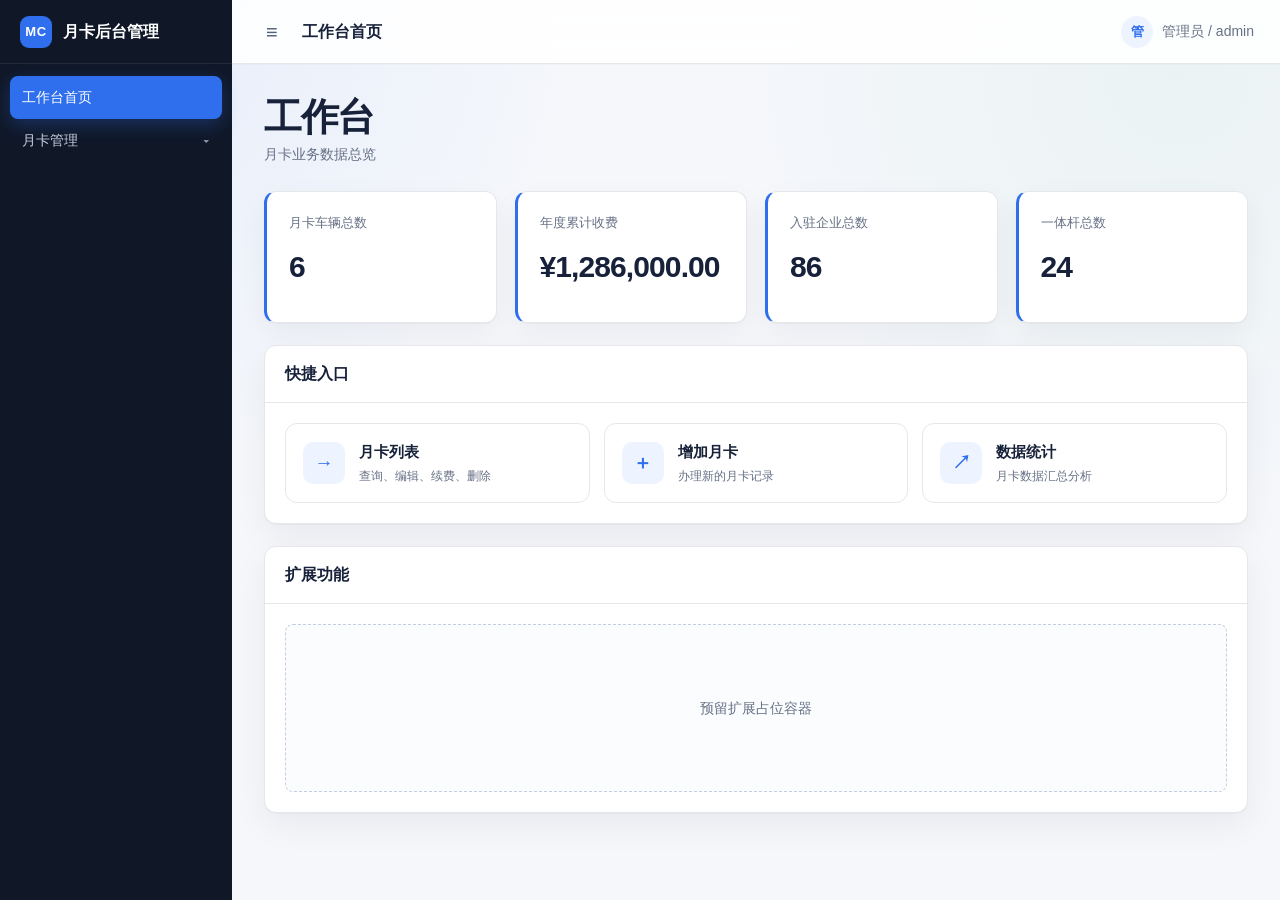
<file: html/index.html>
<!-- 工作台首页：展示统计卡片、快捷入口和扩展功能占位。 -->
<!DOCTYPE html>
<html lang="zh-CN">
<head>
  <meta charset="UTF-8">
  <meta name="viewport" content="width=device-width, initial-scale=1.0">
  <title>工作台首页 - 月卡后台管理系统</title>
  <link rel="icon" href="data:,">
  <link rel="stylesheet" href="../css/style.css">
</head>
<body>
  <!-- 整体后台布局：左侧导航 + 右侧主内容 -->
  <div class="app">
    <!-- 左侧公共导航栏 -->
    <aside class="sidebar">
      <div class="brand">
        <span class="brand-mark">MC</span>
        <span class="brand-text">月卡后台管理</span>
      </div>
      <nav class="menu">
        <a class="menu-link" data-page="index.html" href="index.html">
          <span class="menu-label">工作台首页</span>
        </a>
        <button class="menu-parent" type="button">
          <span class="menu-label">月卡管理</span>
          <span class="arrow">▾</span>
        </button>
        <div class="submenu">
          <a data-page="monthCard.html" href="monthCard.html">月卡列表</a>
          <a data-page="addMonthCard.html" href="addMonthCard.html">增加月卡</a>
        </div>
      </nav>
    </aside>

    <!-- 右侧主内容区 -->
    <div class="main">
      <!-- 顶部公共头部 -->
      <header class="topbar">
        <button class="icon-btn" id="sidebarToggle" type="button" title="折叠/展开菜单">≡</button>
        <div class="topbar-title">工作台首页</div>
        <div class="topbar-right">
          <span class="user-avatar">管</span>
          <span>管理员 / admin</span>
        </div>
      </header>

      <main class="content">
        <!-- 页面标题 -->
        <div class="page-head">
          <div>
            <h1>工作台</h1>
            <p>月卡业务数据总览</p>
          </div>
        </div>

        <!-- 四张统计卡片 -->
        <section class="stat-grid">
          <!-- 月卡车辆总数，由 JS 动态计算 -->
          <div class="stat-card stat-blue">
            <div class="stat-label">月卡车辆总数</div>
            <div class="stat-value" id="statVehicle">0</div>
          </div>
          <!-- 年度累计收费，使用模拟固定值 -->
          <div class="stat-card stat-green">
            <div class="stat-label">年度累计收费</div>
            <div class="stat-value" id="statIncome">¥0.00</div>
          </div>
          <!-- 入驻企业总数 -->
          <div class="stat-card stat-orange">
            <div class="stat-label">入驻企业总数</div>
            <div class="stat-value" id="statCompany">0</div>
          </div>
          <!-- 一体杆总数 -->
          <div class="stat-card stat-purple">
            <div class="stat-label">一体杆总数</div>
            <div class="stat-value" id="statBarrier">0</div>
          </div>
        </section>

        <!-- 快捷入口 -->
        <section class="card">
          <div class="card-head">
            <h2>快捷入口</h2>
          </div>
          <div class="card-body">
            <div class="quick-grid">
              <!-- 跳转到月卡列表 -->
              <a class="quick-item" href="monthCard.html">
                <div class="quick-mark">→</div>
                <div>
                  <strong>月卡列表</strong>
                  <span>查询、编辑、续费、删除</span>
                </div>
              </a>
              <!-- 跳转到增加月卡 -->
              <a class="quick-item" href="addMonthCard.html">
                <div class="quick-mark">＋</div>
                <div>
                  <strong>增加月卡</strong>
                  <span>办理新的月卡记录</span>
                </div>
              </a>
              <!-- 预留的数据统计入口 -->
              <div class="quick-item">
                <div class="quick-mark">↗</div>
                <div>
                  <strong>数据统计</strong>
                  <span>月卡数据汇总分析</span>
                </div>
              </div>
            </div>
          </div>
        </section>

        <!-- 预留扩展占位 -->
        <section class="card">
          <div class="card-head">
            <h2>扩展功能</h2>
          </div>
          <div class="card-body">
            <div class="placeholder-box">预留扩展占位容器</div>
          </div>
        </section>
      </main>
    </div>
  </div>

  <script src="../js/common.js"></script>
  <script src="../js/home.js"></script>
</body>
</html>
</file>
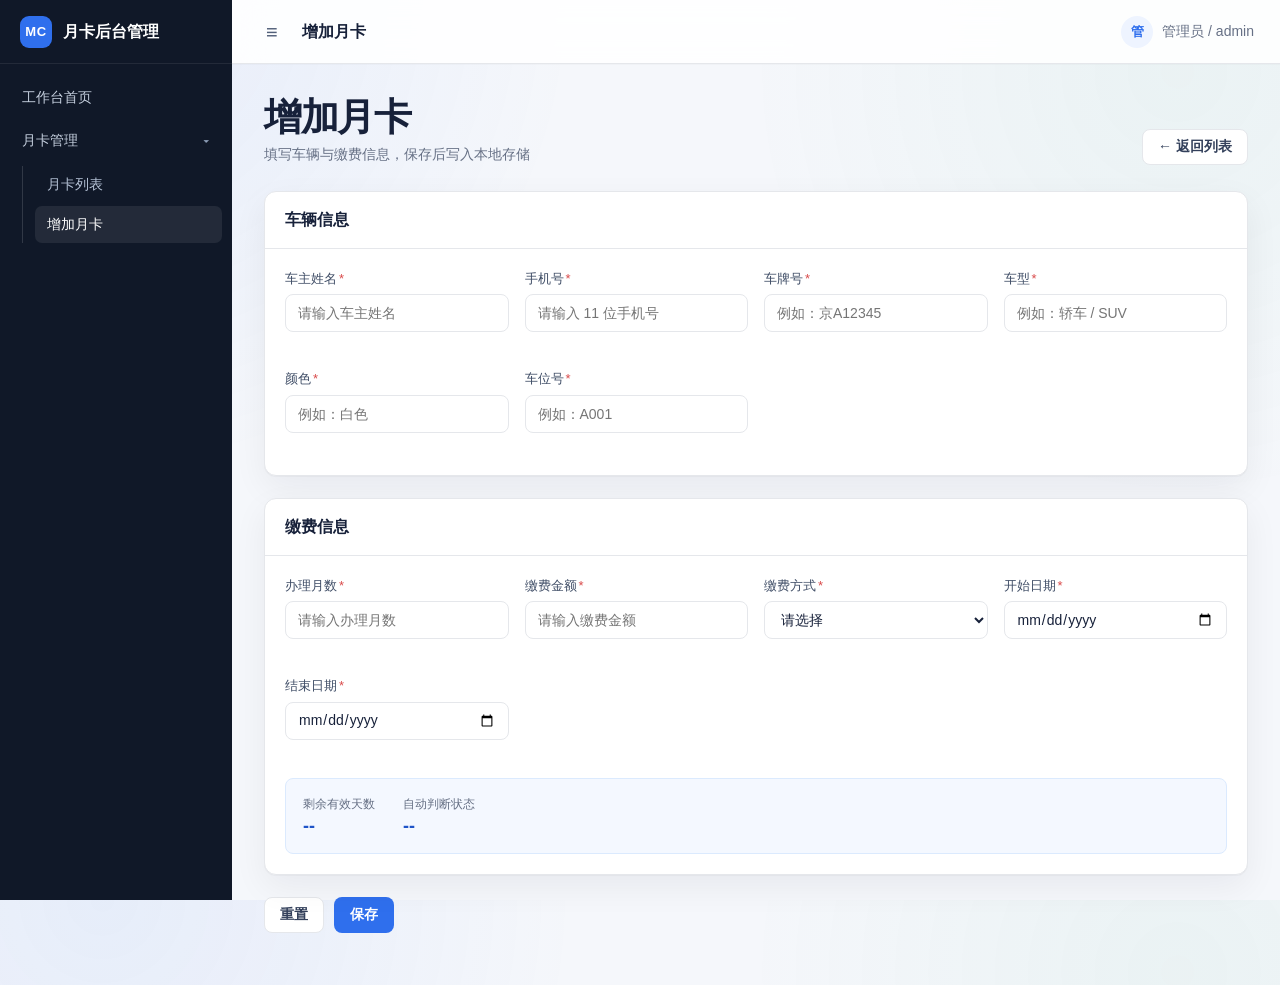
<file: html/addMonthCard.html>
<!-- 增加月卡页面：通过 URL 参数 id 复用新增和编辑两种模式。 -->
<!DOCTYPE html>
<html lang="zh-CN">
<head>
  <meta charset="UTF-8">
  <meta name="viewport" content="width=device-width, initial-scale=1.0">
  <title>增加月卡 - 月卡后台管理系统</title>
  <link rel="icon" href="data:,">
  <link rel="stylesheet" href="../css/style.css">
</head>
<body>
  <!-- 整体后台布局：左侧导航 + 右侧主内容 -->
  <div class="app">
    <!-- 左侧公共导航栏 -->
    <aside class="sidebar">
      <div class="brand">
        <span class="brand-mark">MC</span>
        <span class="brand-text">月卡后台管理</span>
      </div>
      <nav class="menu">
        <a class="menu-link" data-page="index.html" href="index.html">
          <span class="menu-label">工作台首页</span>
        </a>
        <button class="menu-parent" type="button">
          <span class="menu-label">月卡管理</span>
          <span class="arrow">▾</span>
        </button>
        <div class="submenu">
          <a data-page="monthCard.html" href="monthCard.html">月卡列表</a>
          <a data-page="addMonthCard.html" href="addMonthCard.html">增加月卡</a>
        </div>
      </nav>
    </aside>

    <!-- 右侧主内容区 -->
    <div class="main">
      <!-- 顶部公共头部 -->
      <header class="topbar">
        <button class="icon-btn" id="sidebarToggle" type="button" title="折叠/展开菜单">≡</button>
        <div class="topbar-title" id="pageTopbarTitle">增加月卡</div>
        <div class="topbar-right">
          <span class="user-avatar">管</span>
          <span>管理员 / admin</span>
        </div>
      </header>

      <main class="content">
        <!-- 页面标题和返回按钮 -->
        <div class="page-head">
          <div>
            <h1 id="pageTitle">增加月卡</h1>
            <p id="pageSubtitle">填写车辆与缴费信息，保存后写入本地存储</p>
          </div>
          <button class="btn secondary" id="backBtn" type="button">← 返回列表</button>
        </div>

        <!-- 新增或编辑月卡表单 -->
        <form id="monthCardForm" novalidate>
          <!-- 车辆信息卡片 -->
          <section class="card">
            <div class="card-head">
              <h2>车辆信息</h2>
            </div>
            <div class="card-body">
              <div class="form-grid">
                <!-- 车主姓名 -->
                <div class="form-item">
                  <label>车主姓名<span class="required">*</span></label>
                  <input class="input" id="ownerName" type="text" placeholder="请输入车主姓名">
                  <span class="field-error" data-error-for="ownerName"></span>
                </div>
                <!-- 手机号 -->
                <div class="form-item">
                  <label>手机号<span class="required">*</span></label>
                  <input class="input" id="phone" type="text" maxlength="11" placeholder="请输入 11 位手机号">
                  <span class="field-error" data-error-for="phone"></span>
                </div>
                <!-- 车牌号 -->
                <div class="form-item">
                  <label>车牌号<span class="required">*</span></label>
                  <input class="input" id="plateNo" type="text" placeholder="例如：京A12345">
                  <span class="field-error" data-error-for="plateNo"></span>
                </div>
                <!-- 车型 -->
                <div class="form-item">
                  <label>车型<span class="required">*</span></label>
                  <input class="input" id="carType" type="text" placeholder="例如：轿车 / SUV">
                  <span class="field-error" data-error-for="carType"></span>
                </div>
                <!-- 颜色 -->
                <div class="form-item">
                  <label>颜色<span class="required">*</span></label>
                  <input class="input" id="carColor" type="text" placeholder="例如：白色">
                  <span class="field-error" data-error-for="carColor"></span>
                </div>
                <!-- 车位号 -->
                <div class="form-item">
                  <label>车位号<span class="required">*</span></label>
                  <input class="input" id="parkingSpace" type="text" placeholder="例如：A001">
                  <span class="field-error" data-error-for="parkingSpace"></span>
                </div>
              </div>
            </div>
          </section>

          <!-- 缴费信息卡片 -->
          <section class="card">
            <div class="card-head">
              <h2>缴费信息</h2>
            </div>
            <div class="card-body">
              <div class="form-grid">
                <!-- 办理月数 -->
                <div class="form-item">
                  <label>办理月数<span class="required">*</span></label>
                  <input class="input" id="monthCount" type="number" min="1" placeholder="请输入办理月数">
                  <span class="field-error" data-error-for="monthCount"></span>
                </div>
                <!-- 缴费金额 -->
                <div class="form-item">
                  <label>缴费金额<span class="required">*</span></label>
                  <input class="input" id="amount" type="number" min="0" step="0.01" placeholder="请输入缴费金额">
                  <span class="field-error" data-error-for="amount"></span>
                </div>
                <!-- 缴费方式 -->
                <div class="form-item">
                  <label>缴费方式<span class="required">*</span></label>
                  <select class="select" id="payMethod">
                    <option value="">请选择</option>
                    <option value="现金">现金</option>
                    <option value="微信">微信</option>
                    <option value="支付宝">支付宝</option>
                    <option value="银行卡">银行卡</option>
                  </select>
                  <span class="field-error" data-error-for="payMethod"></span>
                </div>
                <!-- 开始日期 -->
                <div class="form-item">
                  <label>开始日期<span class="required">*</span></label>
                  <input class="input" id="startDate" type="date">
                  <span class="field-error" data-error-for="startDate"></span>
                </div>
                <!-- 结束日期 -->
                <div class="form-item">
                  <label>结束日期<span class="required">*</span></label>
                  <input class="input" id="endDate" type="date">
                  <span class="field-error" data-error-for="endDate"></span>
                </div>
              </div>

              <!-- 剩余天数和状态预览 -->
              <div class="preview-strip">
                <div>
                  <span>剩余有效天数</span>
                  <strong id="remainDayPreview">--</strong>
                </div>
                <div>
                  <span>自动判断状态</span>
                  <strong id="statusPreview">--</strong>
                </div>
              </div>
            </div>
          </section>

          <!-- 表单操作按钮 -->
          <div class="form-actions">
            <button class="btn secondary" id="resetBtn" type="button">重置</button>
            <button class="btn" id="saveBtn" type="button">保存</button>
          </div>
        </form>
      </main>
    </div>
  </div>

  <script src="../js/common.js"></script>
  <script src="../js/addMonthCard.js"></script>
</body>
</html>
</file>
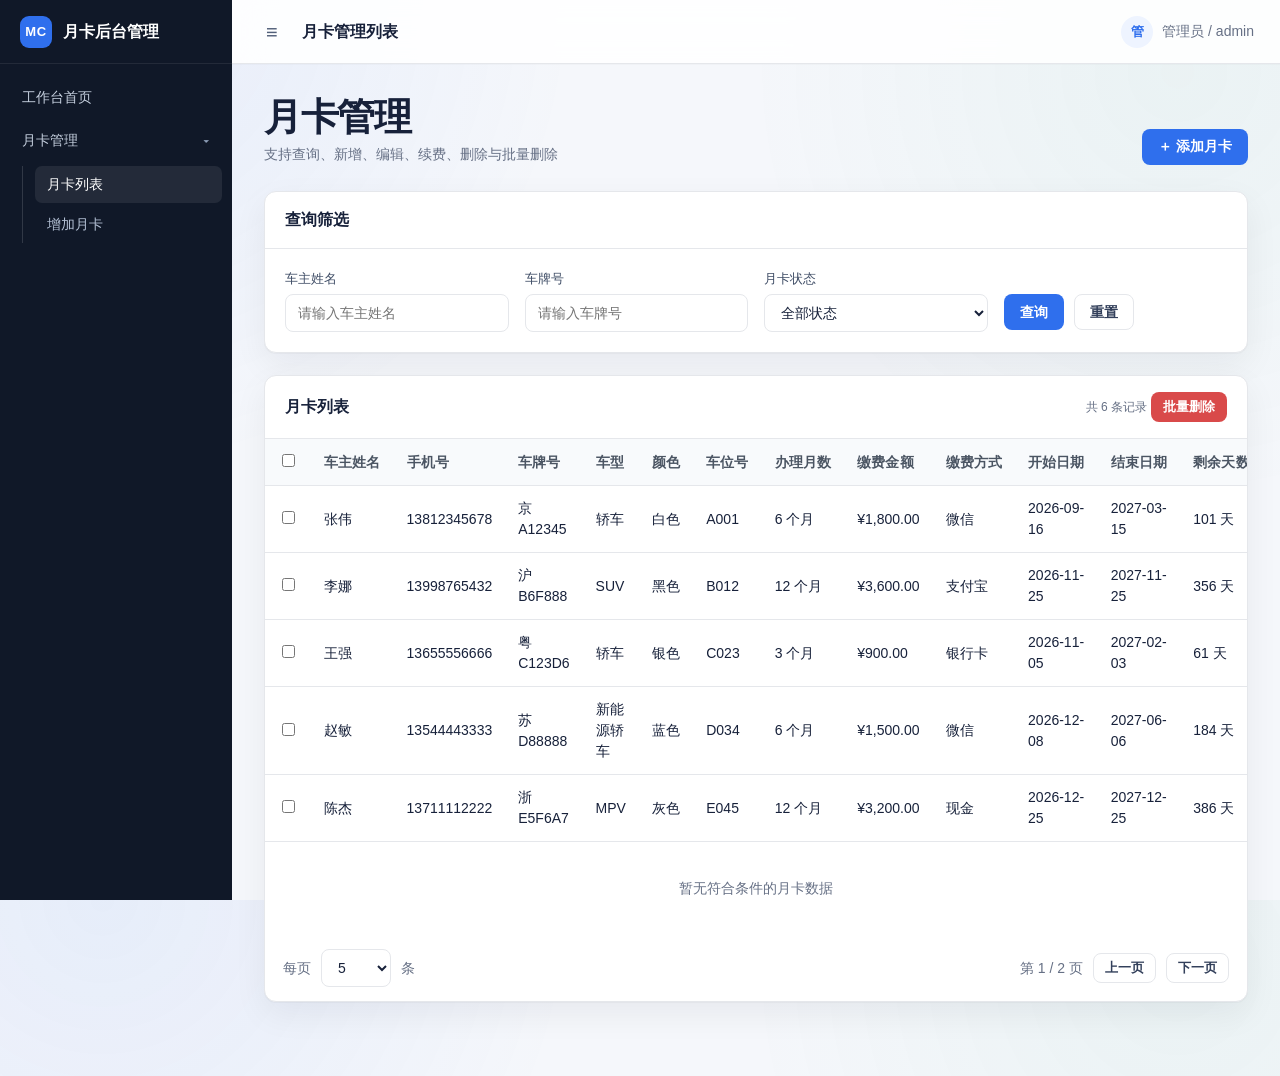
<file: html/monthCard.html>
<!-- 月卡管理列表页：查询筛选、表格分页、弹窗和增删改操作。 -->
<!DOCTYPE html>
<html lang="zh-CN">
<head>
  <meta charset="UTF-8">
  <meta name="viewport" content="width=device-width, initial-scale=1.0">
  <title>月卡管理列表 - 月卡后台管理系统</title>
  <link rel="icon" href="data:,">
  <link rel="stylesheet" href="../css/style.css">
</head>
<body>
  <!-- 整体后台布局：左侧导航 + 右侧主内容 -->
  <div class="app">
    <!-- 左侧公共导航栏 -->
    <aside class="sidebar">
      <div class="brand">
        <span class="brand-mark">MC</span>
        <span class="brand-text">月卡后台管理</span>
      </div>
      <nav class="menu">
        <a class="menu-link" data-page="index.html" href="index.html">
          <span class="menu-label">工作台首页</span>
        </a>
        <button class="menu-parent" type="button">
          <span class="menu-label">月卡管理</span>
          <span class="arrow">▾</span>
        </button>
        <div class="submenu">
          <a data-page="monthCard.html" href="monthCard.html">月卡列表</a>
          <a data-page="addMonthCard.html" href="addMonthCard.html">增加月卡</a>
        </div>
      </nav>
    </aside>

    <!-- 右侧主内容区 -->
    <div class="main">
      <!-- 顶部公共头部 -->
      <header class="topbar">
        <button class="icon-btn" id="sidebarToggle" type="button" title="折叠/展开菜单">≡</button>
        <div class="topbar-title">月卡管理列表</div>
        <div class="topbar-right">
          <span class="user-avatar">管</span>
          <span>管理员 / admin</span>
        </div>
      </header>

      <main class="content">
        <!-- 页面标题和添加按钮 -->
        <div class="page-head">
          <div>
            <h1>月卡管理</h1>
            <p>支持查询、新增、编辑、续费、删除与批量删除</p>
          </div>
          <button class="btn" id="addBtn" type="button">＋ 添加月卡</button>
        </div>

        <!-- 查询筛选卡片 -->
        <section class="card">
          <div class="card-head">
            <h2>查询筛选</h2>
          </div>
          <div class="card-body">
            <div class="form-grid">
              <!-- 车主姓名查询 -->
              <div class="form-item">
                <label>车主姓名</label>
                <input class="input" id="queryOwnerName" type="text" placeholder="请输入车主姓名">
              </div>
              <!-- 车牌号查询 -->
              <div class="form-item">
                <label>车牌号</label>
                <input class="input" id="queryPlateNo" type="text" placeholder="请输入车牌号">
              </div>
              <!-- 状态筛选 -->
              <div class="form-item">
                <label>月卡状态</label>
                <select class="select" id="queryStatus">
                  <option value="">全部状态</option>
                  <option value="0">可用</option>
                  <option value="1">已过期</option>
                </select>
              </div>
              <!-- 查询与重置按钮 -->
              <div class="form-item">
                <label>&nbsp;</label>
                <div class="form-actions" style="margin-top:0;">
                  <button class="btn" id="queryBtn" type="button">查询</button>
                  <button class="btn secondary" id="resetQueryBtn" type="button">重置</button>
                </div>
              </div>
            </div>
          </div>
        </section>

        <!-- 月卡表格和分页 -->
        <section class="card">
          <div class="card-head">
            <h2>月卡列表</h2>
            <div>
              <span class="hint" id="resultCount">共 0 条记录</span>
              <button class="btn danger sm" id="batchDeleteBtn" type="button">批量删除</button>
            </div>
          </div>
          <div class="table-wrap">
            <table class="table">
              <thead>
                <tr>
                  <!-- 表头全选 -->
                  <th style="width:44px;">
                    <input type="checkbox" id="checkAll">
                  </th>
                  <th>车主姓名</th>
                  <th>手机号</th>
                  <th>车牌号</th>
                  <th>车型</th>
                  <th>颜色</th>
                  <th>车位号</th>
                  <th>办理月数</th>
                  <th>缴费金额</th>
                  <th>缴费方式</th>
                  <th>开始日期</th>
                  <th>结束日期</th>
                  <th>剩余天数</th>
                  <th>状态</th>
                  <th>操作</th>
                </tr>
              </thead>
              <!-- 表格内容由 monthCard.js 动态生成 -->
              <tbody id="tableBody"></tbody>
            </table>
            <div class="empty-state hidden" id="emptyState">暂无符合条件的月卡数据</div>
          </div>
          <div class="pagination">
            <div class="pagination-left">
              <!-- 每页条数选择 -->
              每页
              <select class="select" id="pageSizeSelect" style="width:70px;display:inline-block;margin:0 6px;">
                <option value="5">5</option>
                <option value="10">10</option>
                <option value="20">20</option>
              </select>
              条
            </div>
            <div class="pagination-right">
              <!-- 页码信息和翻页按钮 -->
              <span class="page-info" id="pageInfo">第 1 / 1 页</span>
              <button class="btn secondary sm" id="prevPage" type="button">上一页</button>
              <button class="btn secondary sm" id="nextPage" type="button">下一页</button>
            </div>
          </div>
        </section>
      </main>
    </div>
  </div>

  <!-- 查看只读弹窗 -->
  <div class="modal-mask hidden" id="viewModal">
    <div class="modal modal-lg">
      <div class="modal-head">
        <h3>月卡详情</h3>
        <button class="icon-btn" type="button" data-close="viewModal">×</button>
      </div>
      <div class="modal-body">
        <div class="detail-grid" id="viewDetail"></div>
      </div>
      <div class="modal-foot">
        <button class="btn secondary" type="button" data-close="viewModal">关闭</button>
      </div>
    </div>
  </div>

  <!-- 编辑与续费共用弹窗 -->
  <div class="modal-mask hidden" id="editModal">
    <div class="modal modal-lg">
      <div class="modal-head">
        <h3 id="editModalTitle">编辑月卡</h3>
        <button class="icon-btn" type="button" data-close="editModal">×</button>
      </div>
      <div class="modal-body">
        <form id="editForm" novalidate>
          <!-- 车辆信息字段 -->
          <h3 class="card-head" style="padding-left:0;">车辆信息</h3>
          <div class="form-grid">
            <div class="form-item">
              <label>车主姓名<span class="required">*</span></label>
              <input class="input" id="editOwnerName" type="text">
              <span class="field-error" data-error-for="editOwnerName"></span>
            </div>
            <div class="form-item">
              <label>手机号<span class="required">*</span></label>
              <input class="input" id="editPhone" type="text">
              <span class="field-error" data-error-for="editPhone"></span>
            </div>
            <div class="form-item">
              <label>车牌号<span class="required">*</span></label>
              <input class="input" id="editPlateNo" type="text">
              <span class="field-error" data-error-for="editPlateNo"></span>
            </div>
            <div class="form-item">
              <label>车型<span class="required">*</span></label>
              <input class="input" id="editCarType" type="text">
              <span class="field-error" data-error-for="editCarType"></span>
            </div>
            <div class="form-item">
              <label>颜色<span class="required">*</span></label>
              <input class="input" id="editCarColor" type="text">
              <span class="field-error" data-error-for="editCarColor"></span>
            </div>
            <div class="form-item">
              <label>车位号<span class="required">*</span></label>
              <input class="input" id="editParkingSpace" type="text">
              <span class="field-error" data-error-for="editParkingSpace"></span>
            </div>
          </div>

          <!-- 缴费信息和日期计算字段 -->
          <h3 class="card-head" style="padding-left:0;">缴费信息</h3>
          <div class="form-grid">
            <div class="form-item">
              <label>办理月数<span class="required">*</span></label>
              <input class="input" id="editMonthCount" type="number" min="1">
              <span class="field-error" data-error-for="editMonthCount"></span>
            </div>
            <div class="form-item">
              <label>缴费金额<span class="required">*</span></label>
              <input class="input" id="editAmount" type="number" min="0" step="0.01">
              <span class="field-error" data-error-for="editAmount"></span>
            </div>
            <div class="form-item">
              <label>缴费方式<span class="required">*</span></label>
              <select class="select" id="editPayMethod">
                <option value="">请选择</option>
                <option value="现金">现金</option>
                <option value="微信">微信</option>
                <option value="支付宝">支付宝</option>
                <option value="银行卡">银行卡</option>
              </select>
              <span class="field-error" data-error-for="editPayMethod"></span>
            </div>
            <div class="form-item">
              <label>开始日期<span class="required">*</span></label>
              <input class="input" id="editStartDate" type="date">
              <span class="field-error" data-error-for="editStartDate"></span>
            </div>
            <div class="form-item">
              <label>结束日期<span class="required">*</span></label>
              <input class="input" id="editEndDate" type="date">
              <span class="field-error" data-error-for="editEndDate"></span>
            </div>
            <div class="form-item">
              <label>剩余有效天数</label>
              <div class="preview-strip" style="margin-top:0;">
                <strong id="editRemainPreview">--</strong>
              </div>
            </div>
            <div class="form-item">
              <label>自动判断状态</label>
              <div class="preview-strip" style="margin-top:0;">
                <strong id="editStatusPreview">--</strong>
              </div>
            </div>
          </div>
        </form>
      </div>
      <div class="modal-foot">
        <button class="btn secondary" type="button" data-close="editModal">取消</button>
        <button class="btn" id="editSaveBtn" type="button">保存</button>
      </div>
    </div>
  </div>

  <!-- 删除确认弹窗 -->
  <div class="modal-mask hidden" id="deleteModal">
    <div class="modal modal-md">
      <div class="modal-head">
        <h3 id="deleteModalTitle">删除确认</h3>
        <button class="icon-btn" type="button" data-close="deleteModal">×</button>
      </div>
      <div class="modal-body">
        <p class="confirm-message" id="deleteModalMessage"></p>
        <p class="confirm-hint">删除后无法恢复，请确认操作。</p>
      </div>
      <div class="modal-foot">
        <button class="btn secondary" type="button" data-close="deleteModal">取消</button>
        <button class="btn danger" id="deleteConfirmBtn" type="button">确认删除</button>
      </div>
    </div>
  </div>

  <script src="../js/common.js"></script>
  <script src="../js/monthCard.js"></script>
</body>
</html>
</file>
<file: css/style.css>
/* 月卡后台管理系统统一样式。 */

/* 设计变量：统一颜色、圆角、阴影等视觉参数。 */
:root {
  /* 主色：统一使用蓝色强调色，避免页面出现多套颜色。 */
  --accent: #2f6fed;
  --accent-strong: #1f54c8;
  --accent-soft: #eef4ff;
  --sidebar-bg: #101828;
  --sidebar-text: #c6d0df;
  --bg: #f5f7fb;
  --card-bg: #ffffff;
  --text: #17213a;
  --muted: #667085;
  --border: #e5e7eb;
  --danger: #d94a4a;
  --success: #1f9d68;
  --warning: #d68a2e;
  --radius: 12px;
  --radius-sm: 8px;
  --shadow-card: 0 1px 2px rgba(16, 24, 40, 0.04), 0 6px 18px rgba(16, 24, 40, 0.05);
  --shadow-modal: 0 20px 60px rgba(16, 24, 40, 0.22);
}

/* 基础重置和全局排版。 */
* {
  box-sizing: border-box;
}

/* 页面根高度保持一致，方便 sticky 顶部导航使用。 */
html,
body {
  height: 100%;
}

body {
  margin: 0;
  /* 优先使用现代无衬线字体，中文回退到微软雅黑和苹方。 */
  font-family: "Outfit", "Segoe UI Variable", "Segoe UI", "PingFang SC", "Microsoft YaHei", Arial, sans-serif;
  background:
    radial-gradient(circle at 8% 0%, rgba(47, 111, 237, 0.08), transparent 32%),
    radial-gradient(circle at 92% 8%, rgba(34, 160, 107, 0.05), transparent 30%),
    var(--bg);
  color: var(--text);
  font-size: 14px;
  line-height: 1.5;
  -webkit-font-smoothing: antialiased;
  text-rendering: optimizeLegibility;
}

button,
input,
select {
  font: inherit;
}

a {
  color: inherit;
  text-decoration: none;
}

button:focus-visible,
a:focus-visible,
input:focus-visible,
select:focus-visible {
  outline: 2px solid var(--accent);
  outline-offset: 2px;
}

/* 后台整体布局。 */
.app {
  min-height: 100vh;
}

/* 左侧导航栏。 */
.sidebar {
  /* 固定定位，使侧边栏在内容滚动时始终可见。 */
  position: fixed;
  top: 0;
  left: 0;
  bottom: 0;
  width: 232px;
  background: var(--sidebar-bg);
  color: var(--sidebar-text);
  transition: width 0.2s ease, transform 0.2s ease;
  z-index: 20;
}

.brand {
  /* 固定高度，与顶部导航保持一致，形成稳定头部节奏。 */
  height: 64px;
  display: flex;
  align-items: center;
  gap: 11px;
  padding: 0 20px;
  color: #fff;
  border-bottom: 1px solid rgba(255, 255, 255, 0.08);
  white-space: nowrap;
  overflow: hidden;
}

.brand-mark {
  width: 32px;
  height: 32px;
  flex: 0 0 32px;
  display: grid;
  place-items: center;
  border-radius: 9px;
  background: var(--accent);
  color: #fff;
  font-size: 13px;
  font-weight: 750;
  letter-spacing: 0.04em;
}

.brand-text {
  font-size: 16px;
  font-weight: 650;
  white-space: nowrap;
}

.menu {
  padding: 12px 10px;
}

.menu-link,
.menu-parent {
  display: flex;
  align-items: center;
  justify-content: space-between;
  width: 100%;
  gap: 10px;
  padding: 11px 12px;
  color: var(--sidebar-text);
  border: 0;
  background: transparent;
  border-radius: var(--radius-sm);
  cursor: pointer;
  text-align: left;
  transition: background 0.16s ease, color 0.16s ease;
}

.menu-link {
  justify-content: flex-start;
}

.menu-link:hover,
.menu-parent:hover,
.menu-link.active {
  background: rgba(255, 255, 255, 0.08);
  color: #fff;
}

.menu-link.active {
  /* 当前菜单使用主题色填充，并通过阴影提高识别度。 */
  background: var(--accent);
  box-shadow: 0 6px 18px rgba(47, 111, 237, 0.28);
}

.menu-label {
  white-space: nowrap;
}

.arrow {
  color: #8fa0ba;
  font-size: 13px;
  transition: transform 0.2s ease;
}

.menu-parent.open .arrow {
  transform: rotate(180deg);
}

.submenu {
  /* 子菜单默认隐藏，由 JavaScript 添加 open 类后显示。 */
  display: none;
  margin: 4px 0 6px 12px;
  padding-left: 12px;
  border-left: 1px solid rgba(255, 255, 255, 0.14);
}

.submenu.open {
  display: block;
}

.submenu a {
  display: block;
  padding: 8px 12px;
  margin: 3px 0;
  border-radius: 7px;
  color: #b5c2d6;
  transition: background 0.16s ease, color 0.16s ease;
}

.submenu a:hover,
.submenu a.active {
  background: rgba(255, 255, 255, 0.08);
  color: #fff;
}

body.sidebar-collapsed .sidebar {
  /* 折叠状态只保留图标区域。 */
  width: 72px;
}

body.sidebar-collapsed .brand {
  justify-content: center;
  padding: 0;
}

body.sidebar-collapsed .brand-text,
body.sidebar-collapsed .menu-label,
body.sidebar-collapsed .arrow,
body.sidebar-collapsed .submenu {
  display: none;
}

body.sidebar-collapsed .menu-link::before {
  content: "▤";
  font-size: 18px;
  color: inherit;
}

body.sidebar-collapsed .menu-parent::before {
  content: "▦";
  font-size: 18px;
  color: inherit;
}

body.sidebar-collapsed .menu-link,
body.sidebar-collapsed .menu-parent {
  justify-content: center;
  padding: 11px 0;
}

/* 右侧主内容与顶部导航。 */
.main {
  /* 主内容区为侧边栏让出固定宽度。 */
  margin-left: 232px;
  transition: margin-left 0.2s ease;
  min-height: 100vh;
}

body.sidebar-collapsed .main {
  margin-left: 72px;
}

.topbar {
  /* 顶部导航使用半透明背景和模糊，保持页面层级清晰。 */
  height: 64px;
  display: flex;
  align-items: center;
  gap: 16px;
  padding: 0 26px;
  background: rgba(255, 255, 255, 0.88);
  border-bottom: 1px solid var(--border);
  box-shadow: 0 1px 0 rgba(16, 24, 40, 0.02);
  backdrop-filter: blur(14px);
  -webkit-backdrop-filter: blur(14px);
  position: sticky;
  top: 0;
  z-index: 10;
}

.icon-btn {
  border: 0;
  background: transparent;
  color: #52607a;
  cursor: pointer;
  font-size: 20px;
  line-height: 1;
  padding: 6px 8px;
  border-radius: 7px;
  transition: background 0.16s ease, color 0.16s ease;
}

.icon-btn:hover {
  background: var(--accent-soft);
  color: var(--accent);
}

.topbar-title {
  font-size: 16px;
  font-weight: 650;
}

.topbar-right {
  margin-left: auto;
  display: flex;
  align-items: center;
  gap: 9px;
  color: var(--muted);
}

.user-avatar {
  width: 32px;
  height: 32px;
  border-radius: 50%;
  background: var(--accent-soft);
  color: var(--accent);
  display: grid;
  place-items: center;
  font-size: 13px;
  font-weight: 700;
}

/* 页面内容容器与标题。 */
.content {
  /* 使用较大的页面内边距，保证后台内容不会显得拥挤。 */
  padding: 32px 32px 52px;
  max-width: 1480px;
  margin: 0 auto;
}

.page-head {
  display: flex;
  align-items: flex-end;
  justify-content: space-between;
  gap: 16px;
  margin-bottom: 26px;
}

.page-head h1 {
  /* 标题使用 clamp，让字号随屏幕宽度平滑变化。 */
  margin: 0;
  font-size: clamp(28px, 3vw, 38px);
  line-height: 1.12;
  font-weight: 720;
  letter-spacing: -0.035em;
  max-width: 760px;
}

.page-head p {
  margin: 5px 0 0;
  color: var(--muted);
  max-width: 680px;
}

/* 通用卡片容器。 */
.card {
  /* 卡片使用细边框和低对比阴影，避免过重视觉负担。 */
  background: var(--card-bg);
  border: 1px solid var(--border);
  border-radius: var(--radius);
  box-shadow: 0 1px 1px rgba(16, 24, 40, 0.03), 0 12px 34px rgba(16, 24, 40, 0.06);
  margin-bottom: 22px;
  transition: transform 0.22s ease, box-shadow 0.22s ease, border-color 0.22s ease;
}

.card:hover {
  border-color: #dbe4f2;
  box-shadow: 0 2px 2px rgba(16, 24, 40, 0.03), 0 18px 44px rgba(16, 24, 40, 0.08);
}

.card-head {
  display: flex;
  align-items: center;
  justify-content: space-between;
  gap: 12px;
  padding: 16px 20px;
  border-bottom: 1px solid var(--border);
}

.card-head h2,
.card-head h3 {
  margin: 0;
  font-size: 16px;
  font-weight: 650;
}

.card-body {
  padding: 20px;
}

/* 首页统计卡片。 */
.stat-grid {
  /* 四列统计卡片，窄屏下由媒体查询改为两列或一列。 */
  display: grid;
  grid-template-columns: repeat(4, minmax(0, 1fr));
  grid-auto-flow: dense;
  gap: 18px;
  margin-bottom: 22px;
}

.stat-card {
  /* 左侧强调线用于统一标记统计卡片。 */
  position: relative;
  min-height: 132px;
  padding: 21px 22px;
  border: 1px solid var(--border);
  border-left: 3px solid var(--accent);
  border-radius: var(--radius);
  background: var(--card-bg);
  box-shadow: 0 1px 1px rgba(16, 24, 40, 0.03), 0 10px 28px rgba(16, 24, 40, 0.05);
  transition: transform 0.18s ease, box-shadow 0.18s ease;
}

.stat-card:hover {
  transform: translateY(-2px);
  box-shadow: 0 8px 24px rgba(16, 24, 40, 0.09);
}

.stat-card .stat-label {
  font-size: 13px;
  color: var(--muted);
}

.stat-card .stat-value {
  margin-top: 20px;
  font-size: 30px;
  line-height: 1;
  font-weight: 750;
  letter-spacing: -0.03em;
  font-variant-numeric: tabular-nums;
}

/* 首页快捷入口。 */
.quick-grid {
  display: grid;
  grid-template-columns: repeat(3, minmax(0, 1fr));
  grid-auto-flow: dense;
  gap: 14px;
}

.quick-item {
  display: flex;
  align-items: center;
  gap: 14px;
  padding: 17px;
  border: 1px solid var(--border);
  border-radius: var(--radius);
  background: #fff;
  cursor: pointer;
  transition: border-color 0.18s ease, transform 0.18s ease, box-shadow 0.18s ease;
}

.quick-item:hover {
  border-color: #b8cdfa;
  background: #fbfdff;
  transform: translateY(-2px);
  box-shadow: 0 8px 20px rgba(47, 111, 237, 0.08);
}

.quick-mark {
  width: 42px;
  height: 42px;
  flex: 0 0 42px;
  border-radius: 10px;
  display: grid;
  place-items: center;
  font-size: 19px;
  font-weight: 700;
  background: var(--accent-soft);
  color: var(--accent);
}

.quick-item strong {
  display: block;
  font-size: 15px;
}

.quick-item span {
  display: block;
  margin-top: 4px;
  color: var(--muted);
  font-size: 12px;
}

/* 按钮体系。 */
.placeholder-box {
  min-height: 168px;
  border: 1px dashed #c4cede;
  border-radius: var(--radius-sm);
  display: grid;
  place-items: center;
  color: var(--muted);
  background: #fbfcfe;
}

.btn {
  /* 所有按钮统一为内联 flex 和固定高度。 */
  display: inline-flex;
  align-items: center;
  justify-content: center;
  gap: 6px;
  height: 36px;
  padding: 0 15px;
  border: 1px solid transparent;
  border-radius: var(--radius-sm);
  background: var(--accent);
  color: #fff;
  cursor: pointer;
  white-space: nowrap;
  font-weight: 600;
  transition: background 0.16s ease, border-color 0.16s ease, color 0.16s ease, transform 0.1s ease, box-shadow 0.16s ease;
}

.btn:hover {
  background: var(--accent-strong);
  box-shadow: 0 8px 18px rgba(47, 111, 237, 0.22);
}

.btn:active {
  transform: translateY(1px) scale(0.99);
}

.btn.secondary {
  background: #fff;
  color: #33405b;
  border-color: var(--border);
}

.btn.secondary:hover {
  border-color: #b8cdfa;
  color: var(--accent);
  background: #fbfdff;
  box-shadow: 0 6px 16px rgba(47, 111, 237, 0.08);
}

.btn.danger {
  background: var(--danger);
}

.btn.danger:hover {
  background: #b93b3b;
}

.btn.ghost {
  background: transparent;
  color: var(--accent);
}

.btn.ghost:hover {
  background: var(--accent-soft);
}

.btn.sm {
  height: 30px;
  padding: 0 11px;
  font-size: 13px;
}

/* 表单布局与输入控件。 */
.form-grid {
  display: grid;
  grid-template-columns: repeat(4, minmax(0, 1fr));
  gap: 15px 16px;
}

.form-item {
  display: flex;
  flex-direction: column;
  gap: 6px;
}

.form-item label {
  color: #3f4d66;
  font-size: 13px;
}

.form-item label .required {
  color: var(--danger);
  margin-left: 2px;
}

.input,
.select,
.textarea {
  /* 输入控件统一尺寸和圆角，focus 时使用蓝色外圈提示。 */
  width: 100%;
  height: 38px;
  padding: 0 12px;
  border: 1px solid var(--border);
  border-radius: var(--radius-sm);
  background: #fff;
  color: var(--text);
  outline: none;
  transition: border-color 0.16s ease, box-shadow 0.16s ease;
}

.textarea {
  height: auto;
  padding: 10px 12px;
  resize: vertical;
}

.input:hover,
.select:hover,
.textarea:hover {
  border-color: #c7d3e8;
}

.input:focus,
.select:focus,
.textarea:focus {
  border-color: var(--accent);
  box-shadow: 0 0 0 3px rgba(47, 111, 237, 0.12);
}

.input:disabled,
.select:disabled,
.textarea:disabled,
.input[readonly],
.select[readonly],
.textarea[readonly] {
  background: #f3f4f6;
  color: #6b7280;
  cursor: not-allowed;
}

.input.error,
.select.error {
  border-color: var(--danger);
}

.field-error {
  min-height: 16px;
  color: var(--danger);
  font-size: 12px;
}

.form-actions {
  display: flex;
  align-items: center;
  gap: 10px;
  margin-top: 8px;
}

/* 月卡列表表格。 */
.table-wrap {
  overflow-x: auto;
}

.table {
  /* 表格使用完整宽度，窄屏时由外层容器横向滚动。 */
  width: 100%;
  border-collapse: collapse;
  min-width: 1060px;
}

.table th,
.table td {
  padding: 12px 13px;
  border-bottom: 1px solid var(--border);
  text-align: left;
  vertical-align: middle;
}

.table th {
  /* 表头使用浅灰背景，与数据行区分。 */
  background: #f8fafc;
  color: #4b5563;
  font-weight: 650;
  white-space: nowrap;
  letter-spacing: 0.01em;
}

.table tbody tr {
  transition: background 0.14s ease;
}

.table tbody tr:hover {
  background: #fafcff;
}

.table .money {
  font-variant-numeric: tabular-nums;
}

.status-badge {
  /* 状态徽标使用胶囊圆角，颜色与状态语义对应。 */
  display: inline-block;
  padding: 3px 9px;
  border-radius: 999px;
  font-size: 12px;
  white-space: nowrap;
}

.status-badge.available {
  color: var(--success);
  background: #eaf8f1;
}

.status-badge.expired {
  color: var(--danger);
  background: #fff0ef;
}

.table-actions {
  display: flex;
  gap: 7px;
  flex-wrap: nowrap;
}

.link-btn {
  border: 0;
  background: transparent;
  color: var(--accent);
  cursor: pointer;
  padding: 0;
  font-size: 13px;
  transition: opacity 0.14s ease;
}

.link-btn:hover {
  opacity: 0.72;
  text-decoration: underline;
}

.link-btn.danger {
  color: var(--danger);
}

/* 分页控件。 */
.pagination {
  display: flex;
  align-items: center;
  justify-content: space-between;
  gap: 12px;
  padding: 14px 18px;
  flex-wrap: wrap;
}

.pagination-left,
.page-info {
  color: var(--muted);
}

.pagination-right {
  display: flex;
  align-items: center;
  gap: 10px;
}

/* 弹窗和详情展示。 */
.modal-mask {
  /* 遮罩固定铺满视口，点击空白区域可关闭弹窗。 */
  position: fixed;
  inset: 0;
  background: rgba(16, 24, 40, 0.48);
  z-index: 100;
  display: flex;
  align-items: center;
  justify-content: center;
  padding: 24px;
  animation: fadeIn 0.16s ease both;
}

.modal-mask.hidden {
  display: none;
}

.modal {
  /* 弹窗限制最大高度，内容过长时内部滚动。 */
  width: 100%;
  max-height: 90vh;
  overflow-y: auto;
  background: #fff;
  border-radius: 14px;
  box-shadow: var(--shadow-modal);
  animation: modalIn 0.28s cubic-bezier(0.16, 1, 0.3, 1) both;
}

.modal-md {
  max-width: 640px;
}

.modal-lg {
  max-width: 880px;
}

.modal-head {
  display: flex;
  align-items: center;
  justify-content: space-between;
  padding: 17px 21px;
  border-bottom: 1px solid var(--border);
}

.modal-head h3 {
  margin: 0;
  font-size: 17px;
  font-weight: 650;
}

.modal-body {
  padding: 22px;
}

.modal-foot {
  display: flex;
  justify-content: flex-end;
  gap: 10px;
  padding: 15px 21px;
  border-top: 1px solid var(--border);
}

.confirm-message {
  margin: 0 0 8px;
  color: #344054;
  font-size: 15px;
  line-height: 1.6;
}

.confirm-hint {
  margin: 0;
  color: var(--danger);
  font-size: 12px;
  line-height: 1.5;
}

.detail-grid {
  display: grid;
  grid-template-columns: repeat(2, minmax(0, 1fr));
  gap: 15px 22px;
}

.detail-item {
  padding-bottom: 11px;
  border-bottom: 1px solid #f1f5f9;
}

.detail-item.full {
  grid-column: 1 / -1;
}

.detail-item .label {
  display: block;
  color: var(--muted);
  font-size: 12px;
  margin-bottom: 5px;
}

.detail-item .value {
  font-size: 14px;
  word-break: break-all;
}

.empty-state {
  padding: 36px;
  text-align: center;
  color: var(--muted);
}

.hint {
  color: var(--muted);
  font-size: 12px;
}

.preview-strip {
  /* 日期计算预览使用浅蓝底和细边框，突出计算反馈。 */
  display: flex;
  gap: 28px;
  padding: 13px 17px;
  border: 1px solid #dbeafe;
  background: #f4f8ff;
  border-radius: var(--radius-sm);
  margin-top: 16px;
}

.reveal {
  /* 初始状态隐藏并向下偏移，进入视口后由 JS 添加 is-visible。 */
  opacity: 0;
  transform: translateY(14px);
  transition: opacity 0.55s cubic-bezier(0.16, 1, 0.3, 1), transform 0.55s cubic-bezier(0.16, 1, 0.3, 1);
}

.reveal.is-visible {
  /* 滚动进入视口后恢复显示并回到原位。 */
  opacity: 1;
  transform: translateY(0);
}

.preview-strip strong {
  font-size: 18px;
  color: var(--accent-strong);
  font-variant-numeric: tabular-nums;
}

.preview-strip span {
  display: block;
  color: var(--muted);
  font-size: 12px;
  margin-top: 3px;
}

/* 动画定义。 */
@keyframes fadeIn {
  /* 遮罩淡入动画。 */
  from { opacity: 0; }
  to { opacity: 1; }
}

@keyframes modalIn {
  /* 弹窗从下方轻微上移并放大，形成自然入场。 */
  from {
    opacity: 0;
    transform: translateY(12px) scale(0.98);
  }
  to {
    opacity: 1;
    transform: translateY(0) scale(1);
  }
}

/* 响应式布局。 */
@media (max-width: 1100px) {
  /* 中等屏幕下减少统计卡片和表单列数。 */
  .stat-grid {
    grid-template-columns: repeat(2, minmax(0, 1fr));
  }

  .form-grid {
    grid-template-columns: repeat(2, minmax(0, 1fr));
  }
}

@media (max-width: 720px) {
  /* 手机屏幕下侧边栏折叠为图标模式，内容改为单列。 */
  .sidebar {
    width: 72px;
  }

  .brand {
    justify-content: center;
    padding: 0;
  }

  .brand-text,
  .menu-label,
  .arrow,
  .submenu {
    display: none;
  }

  .menu-link::before {
    content: "▤";
    font-size: 18px;
    color: inherit;
  }

  .menu-parent::before {
    content: "▦";
    font-size: 18px;
    color: inherit;
  }

  .menu-link,
  .menu-parent {
    justify-content: center;
    padding-left: 0;
    padding-right: 0;
  }

  .main {
    margin-left: 72px;
  }

  .stat-grid,
  .quick-grid,
  .form-grid,
  .detail-grid {
    grid-template-columns: 1fr;
  }
}

@media (prefers-reduced-motion: reduce) {
  /* 尊重系统减少动效偏好，关闭所有动画和过渡。 */
  *,
  *::before,
  *::after {
    animation-duration: 0.01ms !important;
    animation-iteration-count: 1 !important;
    transition-duration: 0.01ms !important;
  }
}
</file>
